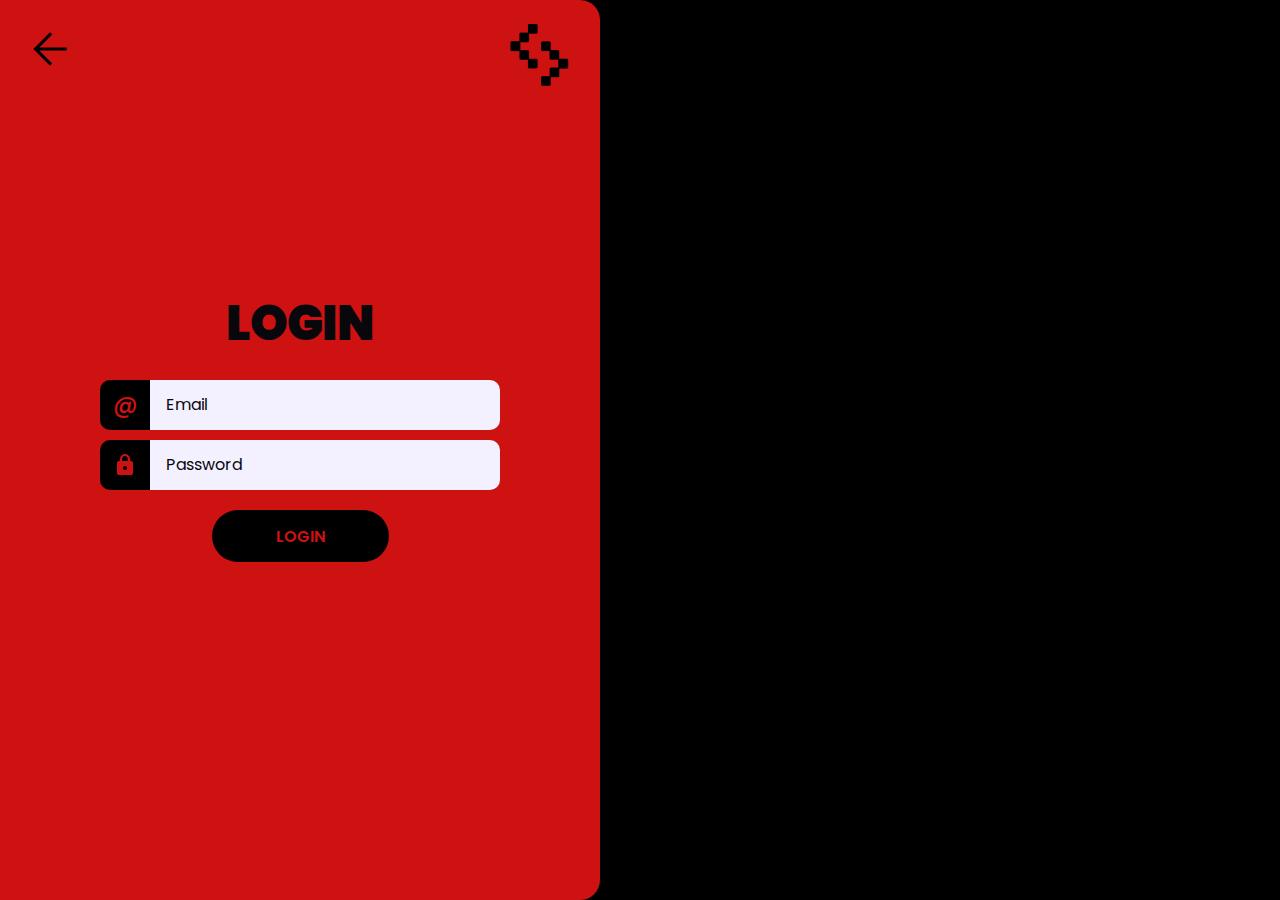
<file: login.html>
<!DOCTYPE html>
<html >
<head>
  <meta charset="UTF-8">
  <meta name="viewport" content="width=device-width, initial-scale=1.0">
  <title>Login</title>
  <link rel="stylesheet" href="styles/login.css">
  <link rel="shortcut icon" type="x-icon" href="img/logo.png">
  <link rel="stylesheet" href="https://fonts.googleapis.com/css2?family=Material+Symbols+Outlined:opsz,wght,FILL,GRAD@24,400,0,0" />
</head>
<body >
  




    <div class="wrapper">
<a href="index.html">
<button class="back"><span class="material-symbols-outlined">
  arrow_back
  </span></button></a>

      <img class="loginlogo" src="img/loginlogored.jpg">
      <h1>Login</h1>
      <p id="error-message"></p>
      <form id="form">
        <div>
          <label for="email-input">
            <span>@</span>
          </label>
          <input type="email" name="email" id="email-input" placeholder="Email">
        </div>
        <div>
          <label for="password-input">
            <svg xmlns="http://www.w3.org/2000/svg" height="24" viewBox="0 -960 960 960" width="24"><path d="M240-80q-33 0-56.5-23.5T160-160v-400q0-33 23.5-56.5T240-640h40v-80q0-83 58.5-141.5T480-920q83 0 141.5 58.5T680-720v80h40q33 0 56.5 23.5T800-560v400q0 33-23.5 56.5T720-80H240Zm240-200q33 0 56.5-23.5T560-360q0-33-23.5-56.5T480-440q-33 0-56.5 23.5T400-360q0 33 23.5 56.5T480-280ZM360-640h240v-80q0-50-35-85t-85-35q-50 0-85 35t-35 85v80Z"/></svg>
          </label>
          <input type="password" name="password" id="password-input" placeholder="Password">
        </div>
        <button type="submit">Login</button>
      </form>
      <!-- <p>New here? <a href="signup.html">Create an Account</a></p> -->
    </div>
</body>
</html>
</file>
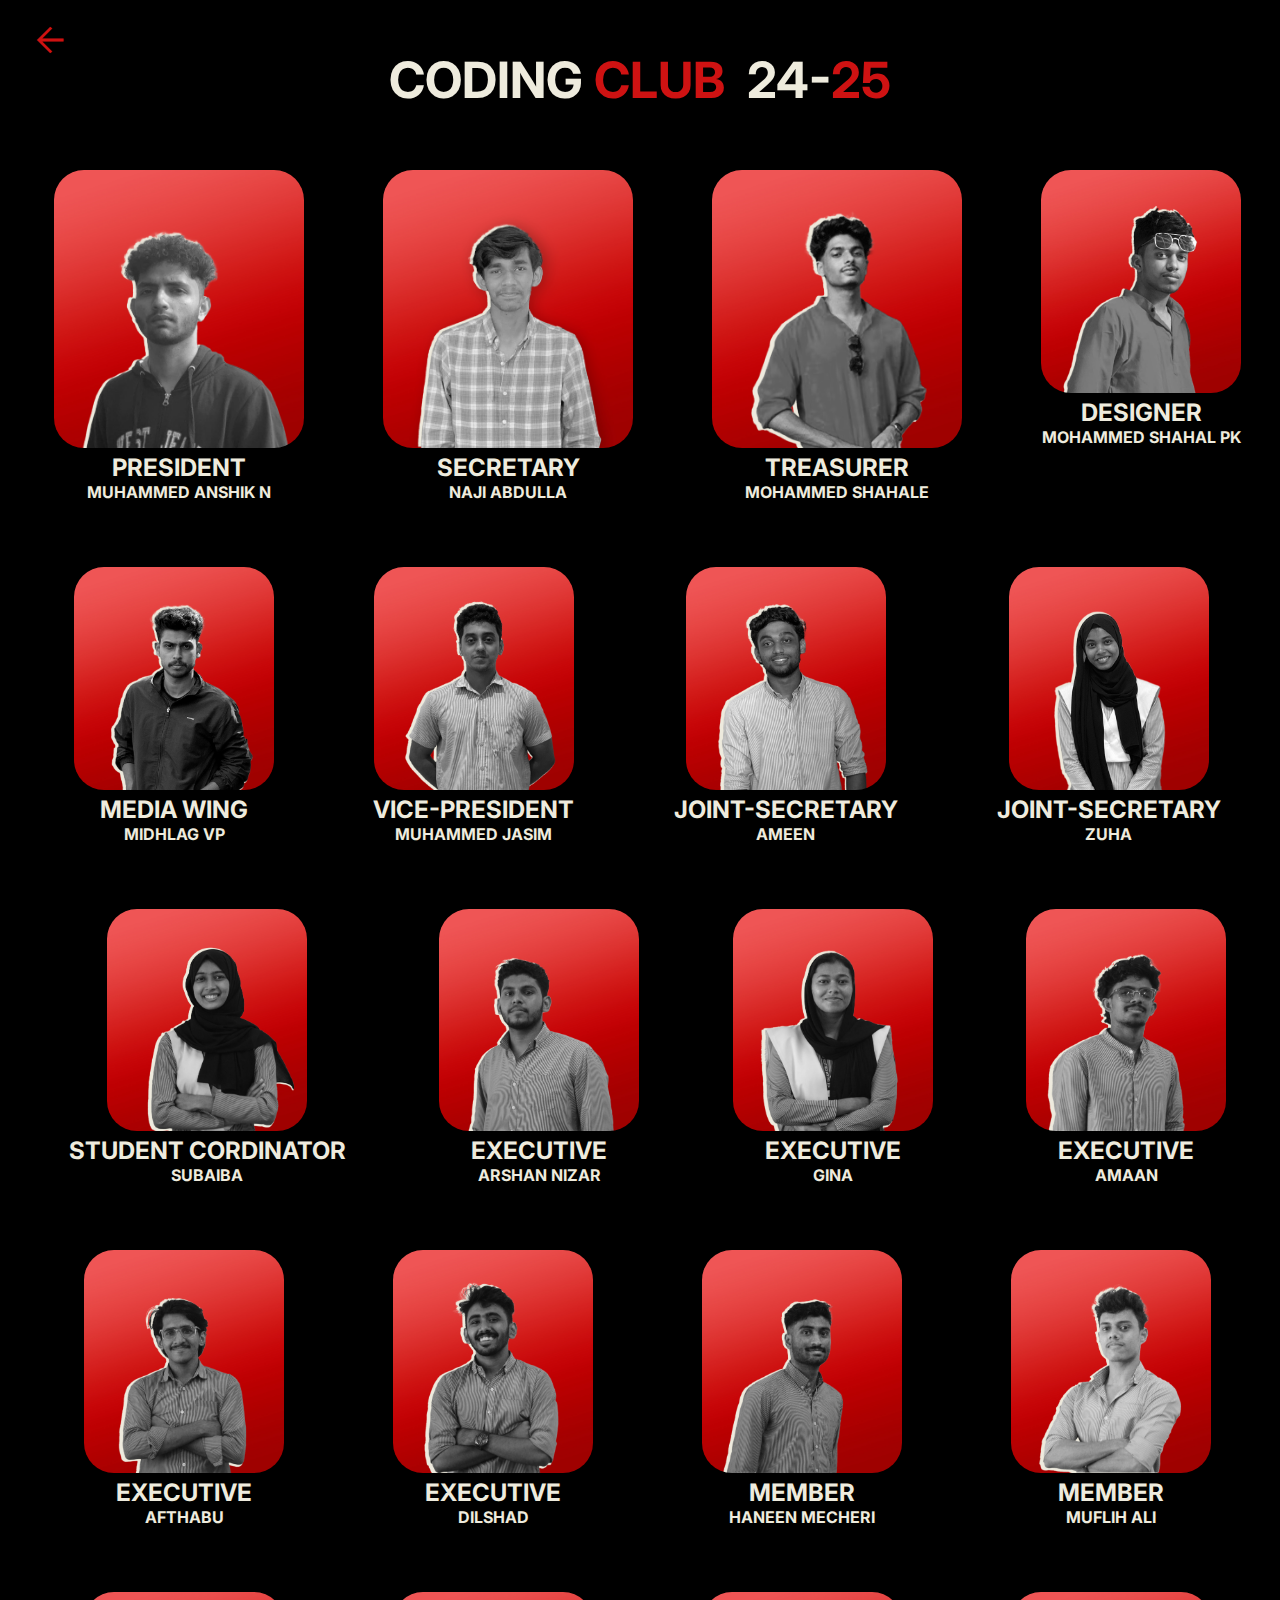
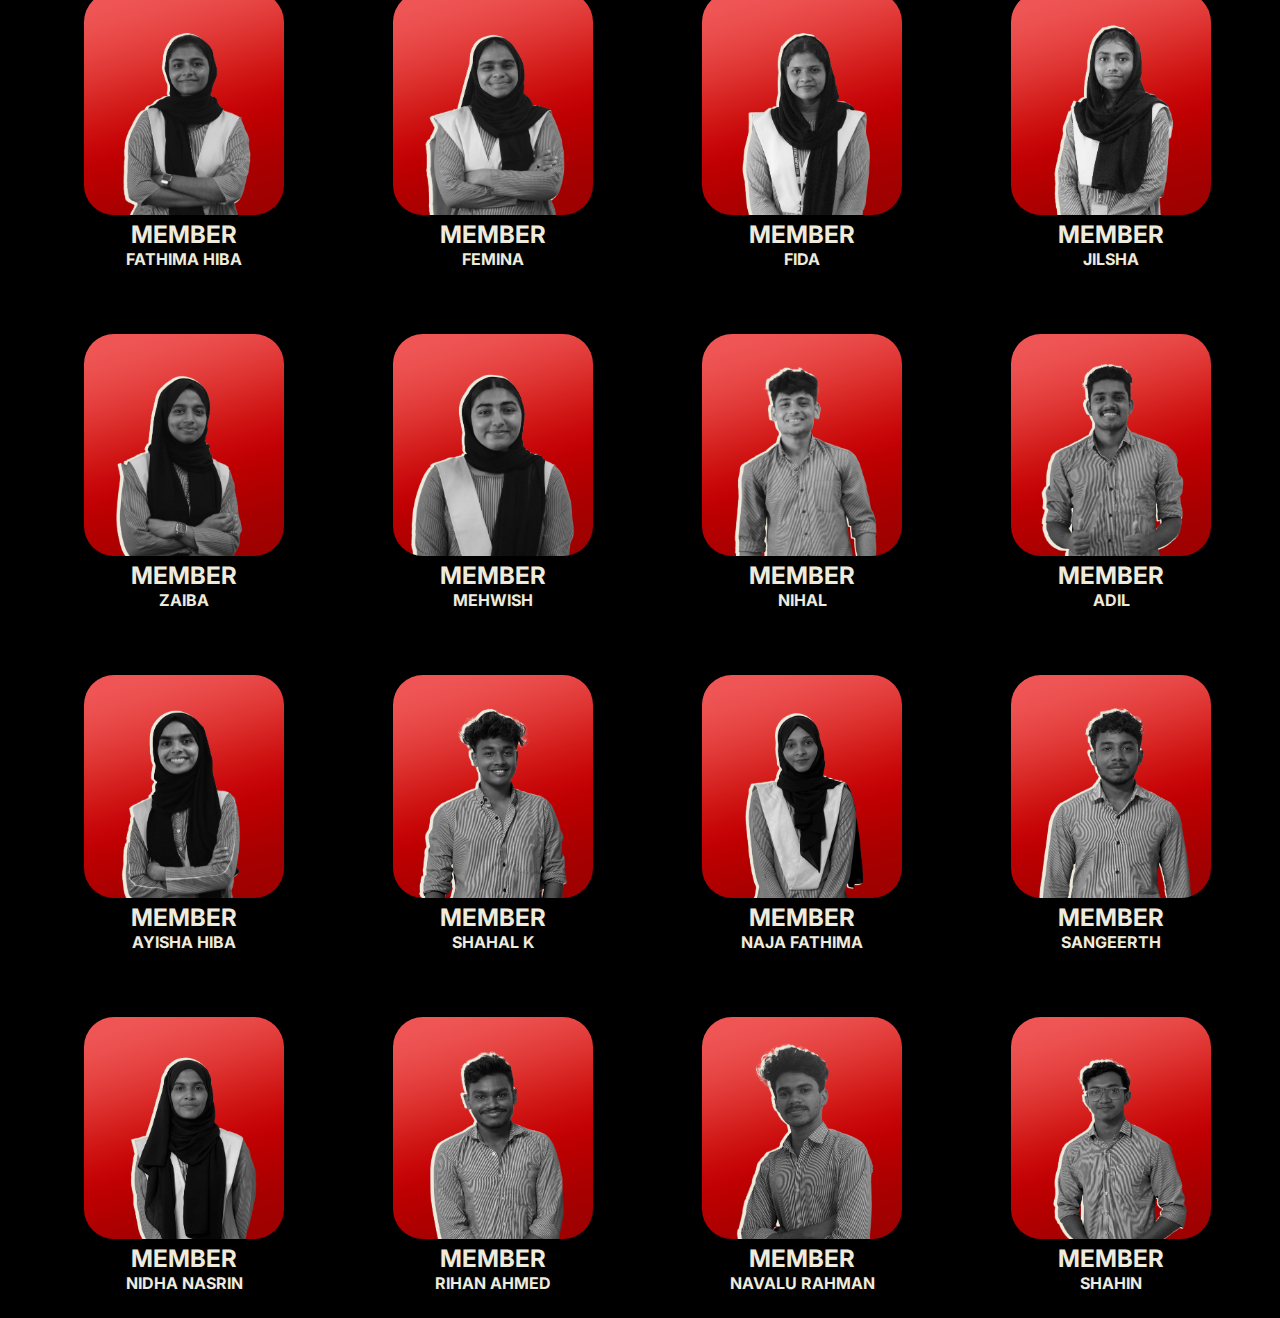
<file: members.html>
<!DOCTYPE html>
<html>
    <head>
        <title>Members</title>
        
     <link rel="stylesheet" href="styles/members.css">
     <link rel="shortcut icon" type="x-icon" href="img/logo.png">
     <link rel="stylesheet" href="https://cdnjs.cloudflare.com/ajax/libs/font-awesome/6.3.0/css/all.min.css"><link rel="stylesheet" href="https://fonts.googleapis.com/css2?family=Material+Symbols+Outlined:opsz,wght,FILL,GRAD@24,400,0,0" />
    </head>
    <body>
        <div  class="arrow"><a href="index.html"><span class="material-symbols-outlined">
          arrow_back
          </span></a></div>
        <div class="yb-title">
          


            <div class="title">CODING&nbsp; <span class="bleh1">CLUB</span>&nbsp;  24-<span class="bleh">25</span></div>
            
            
        </div>


        <div class="yb-body">

            <div class="yb-data-pre">
                <img src="img/anshiqqq.jpg" class="yb-image-pre">
                <div class="name">
                    <h2>PRESIDENT</h2>
                    <h4> muhammed anshik n</h4>
                    
                </div>

            </div>
            <div class="yb-data-pre">
                <img src="img/najii.jpg" class="yb-image-pre">
                <div class="name">
                    <h2>secretary</h2>
                    <h4>naji abdulla</h4>
                    
                </div>

            </div>
            <div class="yb-data">
                <img src="img/Shahale.jpg" class="yb-image-pre">
                <div class="name">
                    <h2>treasurer</h2>
                    <h4>mohammed shahale</h4>
                    
                </div>
            </div>
          
            <div class="yb-data">
                <img src="img/mee.jpg" class="yb-image">
                <div class="name">
                    <h2>DESIGNER</h2>
                    <h4>MOHAMMED SHAHAL PK</h4>
                    
                </div>
                

            </div>
            <div class="yb-data">
                <img src="img/midhu.jpg" class="yb-image">
                <div class="name">
                    <h2>media wing</h2>
                    <h4>midhlag vp</h4>
                    
                </div>

            </div>


            <div class="yb-data">
                <img src="img/Jassy.jpg" class="yb-image">
                <div class="name">
                    <h2>Vice-president</h2>
                    <h4>Muhammed Jasim</h4>
                    
                </div>

            </div>

            <div class="yb-data">
                <img src="img/2.jpg" class="yb-image">
                <div class="name">
                    <h2>joint-secretary</h2>
                    <h4>ameen</h4>
                    
                </div>

            </div>

            <div class="yb-data">
                <img src="img/1.jpg" class="yb-image">
                <div class="name">
                    <h2>joint-secretary</h2>
                    <h4>zuha</h4>
                    
                </div>

            </div>


            
            <div class="yb-data">
                <img src="img/Subuuu.jpg" class="yb-image">
                <div class="name">
                    <h2>student cordinator</h2>
                    <h4>subaiba</h4>
                    
                </div>

            </div>
          


            <div class="yb-data">
                <img src="img/Arshaaan.jpg" class="yb-image">
                <div class="name">
                    <h2>executive</h2>
                    <h4>arshan nizar</h4>
                    
                </div>

            </div>
            <div class="yb-data">
                <img src="img/gina.jpg" class="yb-image">
                <div class="name">
                    <h2>executive</h2>
                    <h4>gina</h4>
                    
                </div>

            </div>
            <div class="yb-data">
                <img src="img/aaaann.jpg" class="yb-image">
                <div class="name">
                    <h2>executive</h2>
                    <h4>amaan</h4>
                    
                </div>

            </div>
            <div class="yb-data">
                <img src="img/buuuu.jpg" class="yb-image">
                <div class="name">
                    <h2>executive</h2>
                    <h4>afthabu</h4>
                    
                </div>

            </div>
            <div class="yb-data">
                <img src="img/Diluuu.jpg" class="yb-image">
                <div class="name">
                    <h2>executive</h2>
                    <h4>dilshad</h4>
                    
                </div>

            </div>





            <div class="yb-data">
                <img src="img/aneeen.jpg" class="yb-image">
                <div class="name">
                    <h2>member</h2>
                    <h4>haneen mecheri</h4>
                    
                </div>

            </div>
            
            <div class="yb-data">
                <img src="img/Ali.jpg" class="yb-image">
                <div class="name">
                    <h2>member</h2>
                    <h4>muflih ali</h4>
                    
                </div>

            </div>
             <div class="yb-data">
                <img src="img/Hiba.jpg" class="yb-image">
                <div class="name">
                    <h2>member</h2>
                    <h4>fathima hiba</h4>
                    
                </div>

            </div>
            
            <div class="yb-data">
                <img src="img/Fe.jpg" class="yb-image">
                <div class="name">
                    <h2>member</h2>
                    <h4>femina</h4>
                    
                </div>

            </div>
            <div class="yb-data">
                <img src="img/fida.jpg" class="yb-image">
                <div class="name">
                    <h2>member</h2>
                    <h4>fida</h4>
                    
                </div>

            </div>
            <div class="yb-data">
                <img src="img/jilsha.jpg" class="yb-image">
                <div class="name">
                    <h2>member</h2>
                    <h4>jilsha</h4>
                    
                </div>

            </div>
            <div class="yb-data">
                <img src="img/Zaiba.jpg" class="yb-image">
                <div class="name">
                    <h2>member</h2>
                    <h4>zaiba </h4>
                    
                </div>

            </div>
            <div class="yb-data">
                <img src="img/wish.jpg" class="yb-image">
                <div class="name">
                    <h2>member</h2>
                    <h4>mehwish</h4>
                    
                </div>

            </div>

            <div class="yb-data">
                <img src="img/Nial k.jpg" class="yb-image">
                <div class="name">
                    <h2>member</h2>
                    <h4>nihal</h4>
                    
                </div>

            </div>

            <div class="yb-data">
                <img src="img/sura.jpg" class="yb-image">
                <div class="name">
                    <h2>member</h2>
                    <h4>adil</h4>
                    
                </div>

            </div>
             <div class="yb-data">
                <img src="img/aish.jpg" class="yb-image">
                <div class="name">
                    <h2>member</h2>
                    <h4>ayisha hiba</h4>
                    
                </div>

            </div>
            
            <div class="yb-data">
                <img src="img/KKK.jpg" class="yb-image">
                <div class="name">
                    <h2>member</h2>
                    <h4>shahal k</h4>
                    
                </div>

            </div>

            <div class="yb-data">
                <img src="img/naja.jpg" class="yb-image">
                <div class="name">
                    <h2>member</h2>
                    <h4>naja fathima</h4>
                    
                </div>

            </div>


            <div class="yb-data">
                <img src="img/Sabgi.jpg" class="yb-image">
                <div class="name">
                    <h2>member</h2>
                    <h4>sangeerth</h4>
                    
                </div>

            </div>


            <div class="yb-data">
                <img src="img/Nida.jpg" class="yb-image">
                <div class="name">
                    <h2>member</h2>
                    <h4>nidha nasrin</h4>
                    
                </div>

            </div>


            <div class="yb-data">
                <img src="img/Rihu.jpg" class="yb-image">
                <div class="name">
                    <h2>member</h2>
                    <h4>rihan ahmed</h4>
                    
                </div>

            </div>


            <div class="yb-data">
                <img src="img/NAvuu.jpg" class="yb-image">
                <div class="name">
                    <h2>member</h2>
                    <h4>navalu rahman</h4>
                    
                </div>

            </div>

            <div class="yb-data">
                <img src="img/Shahii.jpg" class="yb-image">
                <div class="name">
                    <h2>member</h2>
                    <h4>shahin</h4>
                    
                </div>

            </div>
            
            
            
            
            







        </div>
    </body>









</html>
</file>
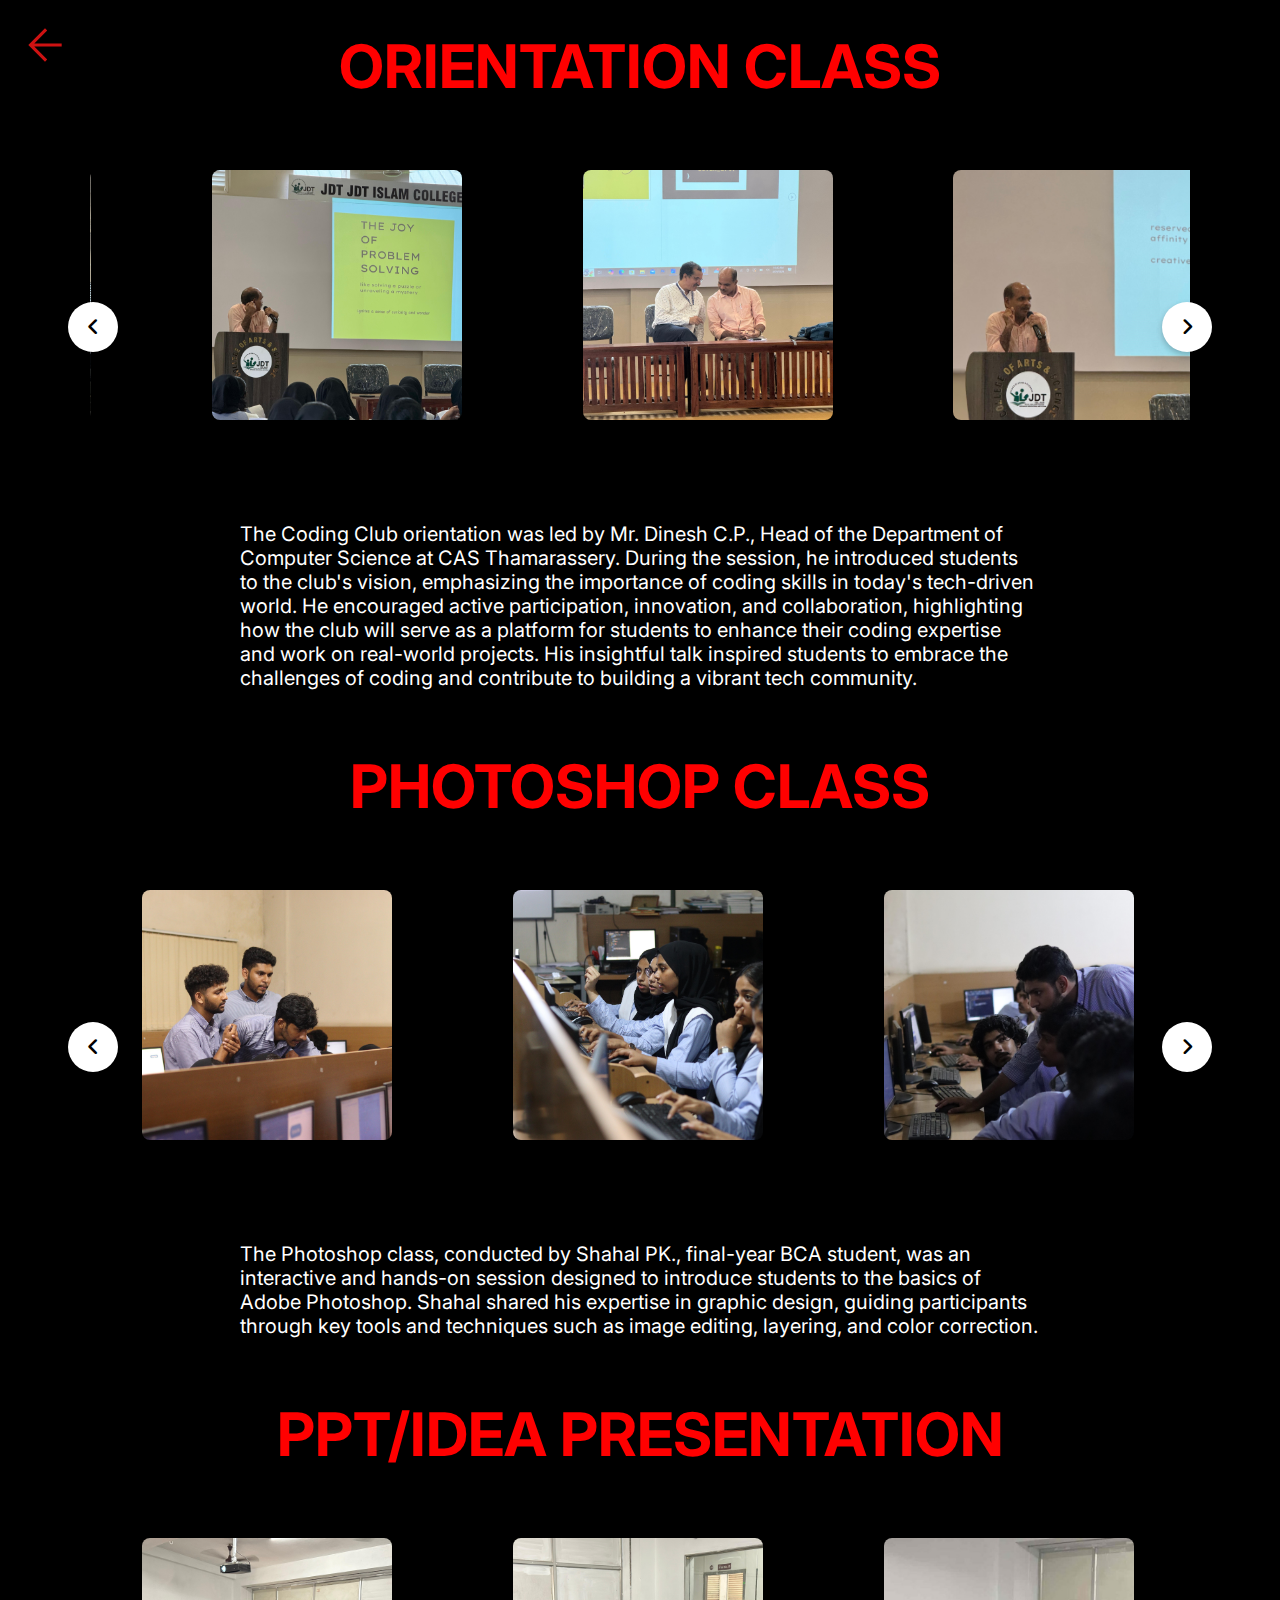
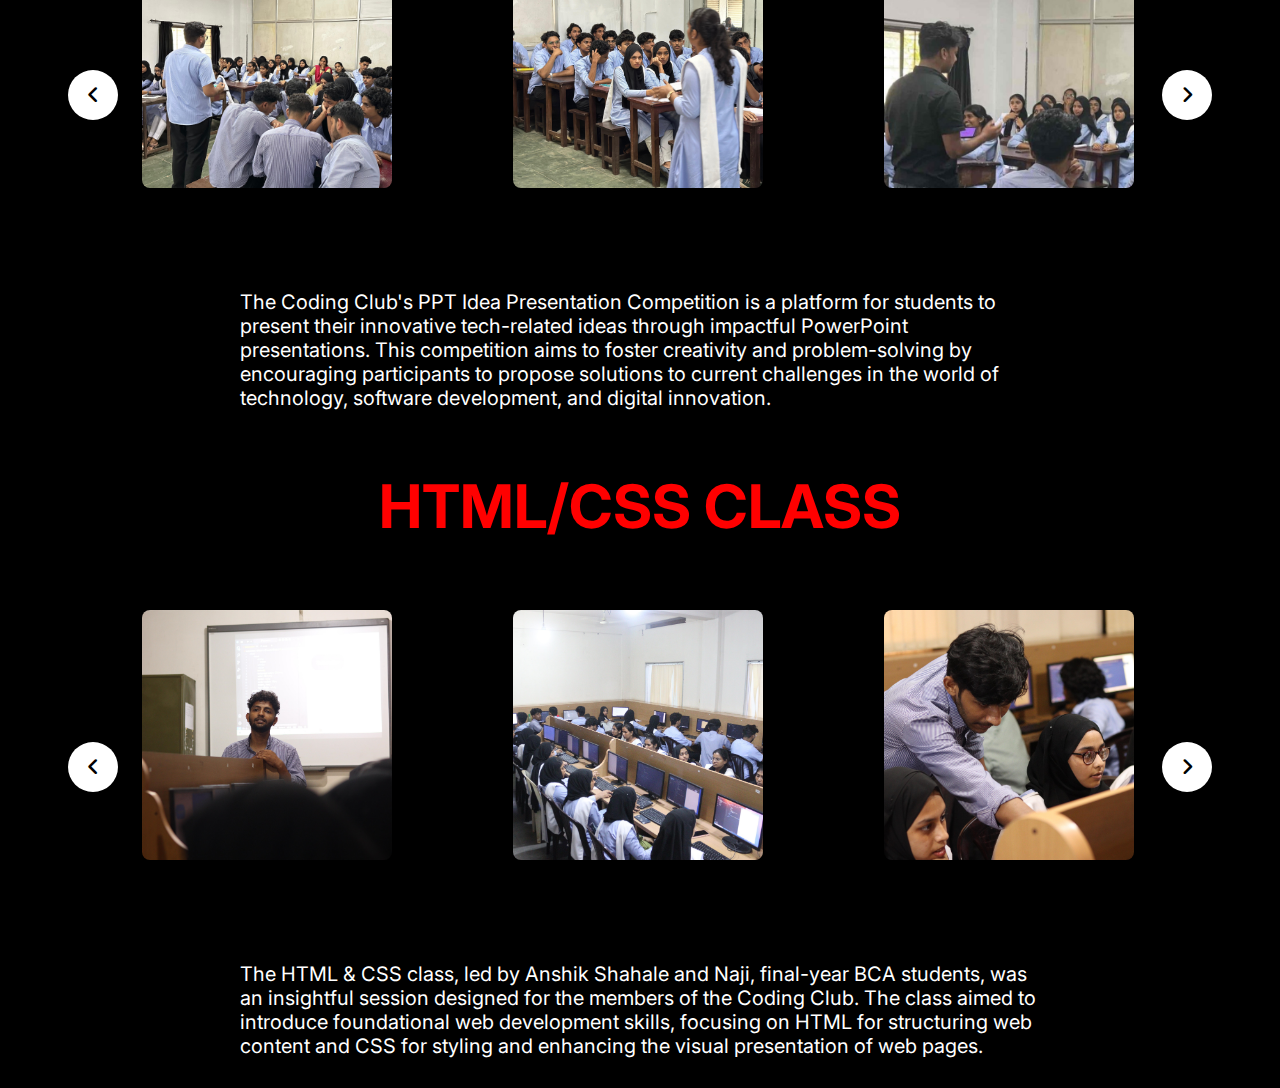
<file: programs.html>
<!DOCTYPE html>
<html lang="en">
<head>
  <meta charset="UTF-8">
  <meta name="viewport" content="width=device-width, initial-scale=1.0">
  <title>Programs</title>
  <link rel="stylesheet" href="styles/programs.css">
  <link rel="shortcut icon" type="x-icon" href="img/logo.png">
  <link rel="stylesheet" href="https://cdnjs.cloudflare.com/ajax/libs/font-awesome/6.3.0/css/all.min.css"><link rel="stylesheet" href="https://fonts.googleapis.com/css2?family=Material+Symbols+Outlined:opsz,wght,FILL,GRAD@24,400,0,0" />

  <script src="styles/programs.js" defer></script>
</head>
<body>

<div class="programback">
  <a href="index.html">
  <span class="material-symbols-outlined">
    arrow_back
    </span></a>

</div>





  <section>
    <h1 class="pr">ORIENTATION CLASS</h1>
      <main>
        <div class="wrapper"> 
            <i id="left" class="fa-solid fa-angle-left"></i>
              <ul class="carousel">
                <li class="card">
                  <div class="img"><img class="img1" src="img/presentation2.jpg" alt="img" draggable="false"></div>
                </li>
                <li class="card">
                  <div class="img"><img class="img1" src="img/orientation1.jpg" alt="img" draggable="false"></div>
              
                </li>
                <li class="card">
                  <div class="img"><img class="img1" src="img/orientation2.jpg" alt="img" draggable="false"></div>
                  
                </li>
                <li class="card">
                  <div class="img"><img class="img1" src="img/orientation3.jpg" alt="img" draggable="false"></div>
                  
                </li>
                <li class="card">
                  <div class="img"><img class="img1" src="img/orientation4.jpg" alt="img" draggable="false"></div>
                  
                </li>
                <li class="card">
                  <div class="img"><img class="img1" src="img/orientation5.jpg" alt="img" draggable="false"></div>
                  
                </li>
              </ul>
            <i id="right" class="fa-solid fa-angle-right"></i>
          </div>
          
    </main>
    <div class="cont">
    <div class="paragraph-div">
    <P class="paragraph">The Coding Club orientation was led by Mr. Dinesh C.P., Head of the Department of Computer Science at CAS Thamarassery. During the session, he introduced students to the club's vision, emphasizing the importance of coding skills in today's tech-driven world. He encouraged active participation, innovation, and collaboration, highlighting how the club will serve as a platform for students to enhance their coding expertise and work on real-world projects. His insightful talk inspired students to embrace the challenges of coding and contribute to building a vibrant tech community.</P></div></div>
  </section>
  <section></section>
    <h1 class="pr">PHOTOSHOP CLASS</h1>
      <main>
        <div class="wrapper"> 
            <i id="left" class="fa-solid fa-angle-left"></i>
              <ul class="carousel">
                <li class="card">
                  <div class="img"><img class="img1" src="img/photoshop5.jpg" alt="img" draggable="false"></div>
                </li>
                <li class="card">
                  <div class="img"><img class="img1" src="img/photoshop2.jpg" alt="img" draggable="false"></div>
              
                </li>
                <li class="card">
                  <div class="img"><img class="img1" src="img/arshuinteli.jpg" alt="img" draggable="false"></div>
                  
                </li>
                <li class="card">
                  <div class="img"><img class="img1" src="img/najishahale.jpg" alt="img" draggable="false"></div>
                  
                </li>
                <li class="card">
                  <div class="img"><img class="img1" src="img/html1.jpg" alt="img" draggable="false"></div>
                  
                </li>
                <li class="card">
                  <div class="img"><img class="img1" src="img/photoshop1.jpg" alt="img" draggable="false"></div>
                  
                </li>
              </ul>
            <i id="right" class="fa-solid fa-angle-right"></i>
          </div>
          
    </main>
    <div class="cont">

    <div class="paragraph-div">
    <P class="paragraph">The Photoshop class, conducted by Shahal PK., final-year BCA student, was an interactive and hands-on session designed to introduce students to the basics of Adobe Photoshop. Shahal shared his expertise in graphic design, guiding participants through key tools and techniques such as image editing, layering, and color correction.</P></div></div>
  </section>
  <section></section>
    <h1 class="pr">PPT/IDEA PRESENTATION</h1>
      <main>
        <div class="wrapper"> 
            <i id="left" class="fa-solid fa-angle-left"></i>
              <ul class="carousel">
                <li class="card">
                  <div class="img"><img class="img1" src="img/ppt1.jpg" alt="img" draggable="false"></div>
                </li>
                <li class="card">
                  <div class="img"><img class="img1" src="img/ppt2.jpg" alt="img" draggable="false"></div>
              
                </li>
                <li class="card">
                  <div class="img"><img class="img1" src="img/ppt7.jpg" alt="img" draggable="false"></div>
                  
                </li>
                <li class="card">
                  <div class="img"><img class="img1" src="img/ppt6.jpg" alt="img" draggable="false"></div>
                  
                </li>
                <li class="card">
                  <div class="img"><img class="img1" src="img/ppt5.jpg" alt="img" draggable="false"></div>
                  
                </li>
                <li class="card">
                  <div class="img"><img class="img1" src="img/ppt4.jpg" alt="img" draggable="false"></div>
                  
                </li>
              </ul>
            <i id="right" class="fa-solid fa-angle-right"></i>
          </div>
          
    </main>
    <div class="cont">

    <div class="paragraph-div">
    <P class="paragraph">The Coding Club's PPT Idea Presentation Competition is a platform for students to present their innovative tech-related ideas through impactful PowerPoint presentations. This competition aims to foster creativity and problem-solving by encouraging participants to propose solutions to current challenges in the world of technology, software development, and digital innovation.</P></div></div>
         
  </section>
  <section></section>
    <h1 class="pr">HTML/CSS CLASS</h1>
      <main>
        <div class="wrapper"> 
            <i id="left" class="fa-solid fa-angle-left"></i>
              <ul class="carousel">
                <li class="card">
                  <div class="img"><img class="img1" src="img/html4.jpg" alt="img" draggable="false"></div>
                </li>
                <li class="card">
                  <div class="img"><img class="img1" src="img/html3.jpg" alt="img" draggable="false"></div>
              
                </li>
                <li class="card">
                  <div class="img"><img class="img1" src="img/najihtml.jpg" alt="img" draggable="false"></div>
                  
                </li>
                <li class="card">
                  <div class="img"><img class="img1" src="img/html2.jpg" alt="img" draggable="false"></div>
                  
                </li>
                <li class="card">
                  <div class="img"><img class="img1" src="img/html1.jpg" alt="img" draggable="false"></div>
                  
                </li>
                
              </ul>
            <i id="right" class="fa-solid fa-angle-right"></i>
          </div>
          
    </main>
    <div class="cont">

    <div class="paragraph-div">
    <P class="paragraph">The HTML & CSS class, led by Anshik Shahale and Naji, final-year BCA students, was an insightful session designed for the members of the Coding Club. The class aimed to introduce foundational web development skills, focusing on HTML for structuring web content and CSS for styling and enhancing the visual presentation of web pages.</P></div></div>
  </section>
</body>
</html>
</file>
<file: styles/login.css>
@import url('https://fonts.googleapis.com/css2?family=Poppins:ital,wght@0,100;0,200;0,300;0,400;0,500;0,600;0,700;0,800;0,900;1,100;1,200;1,300;1,400;1,500;1,600;1,700;1,800;1,900&display=swap');
:root{
  --accent-color:#EEEBDD;
  --base-color: #CE1212;
  --text-color: #08080c;
  --input-color: #F3F0FF;
}
*{
  margin: 0;
  padding: 0;
}
html{
  font-family: Poppins, Segoe UI, sans-serif;
  font-size: 12pt;
  color: var(--text-color);
  text-align: center;
}

body{
  min-height: 100vh;
background-color: black;
  background-size: contain;
  background-position: right;
  overflow: hidden;
}

.loginlogo{
  position: absolute;
  top: 5px;
  right: 10px;
border-radius: 50%;
  width: 100px;
  
}

.back{
  background-color: #CE1212;
  position: absolute;
  top: 0;
  left: 0;
  width: 100px;
  height: 100px;
  border: none;
  cursor: pointer;
}

.back span{
  color: black;
  font-size: 50px;
}

.back span:active{
  color: #EEEBDD;
  
}






.wrapper{
  box-sizing: border-box;
  background-color: var(--base-color);
  height: 100vh;
  width: max(40%, 600px);
  padding: 10px;
  border-radius: 0 20px 20px 0;
  display: flex;
  flex-direction: column;
  align-items: center;
  justify-content: center;
  position: relative;
}
h1{
  font-size: 3rem;
  font-weight: 900;
  text-transform: uppercase;
}
form{
  width: min(400px, 100%);
  margin-top: 20px;
  margin-bottom: 50px;
  display: flex;
  flex-direction: column;
  align-items: center;
  gap: 10px;
}
form > div{
  width: 100%;
  display: flex;
  justify-content: center;
}
form label{
  flex-shrink: 0;
  height: 50px;
  width: 50px;
  background-color: black;
  fill: var(--base-color);
  color: var(--base-color);
  border-radius: 10px 0 0 10px;
  display: flex;
  justify-content: center;
  align-items: center;
  font-size: 1.5rem;
  font-weight: 500;
}
form input{
  box-sizing: border-box;
  flex-grow: 1;
  min-width: 0;
  height: 50px;
  padding: 1em;
  font: inherit;
  border-radius: 0 10px 10px 0;
  border: 2px solid var(--input-color);
  border-left: none;
  background-color: var(--input-color);
  transition: 150ms ease;
}
form input:hover{
  border-color: var(--accent-color);
}
form input:focus{
  outline: none;
  border-color: var(--text-color);
}
div:has(input:focus) > label{
  background-color: var(--text-color);
}
form input::placeholder{
  color: var(--text-color);
}
form button{
  margin-top: 10px;
  border: none;
  border-radius: 1000px;
  padding: .85em 4em;
  background-color: black;
  color: var(--base-color);
  font: inherit;
  font-weight: 600;
  text-transform: uppercase;
  cursor: pointer;
  transition: 150ms ease;
}
form button:hover{
  background-color: var(--text-color);
}
form button:focus{
  outline: none;
  background-color: var(--text-color);
}
a{
  text-decoration: none;
  color: var(--accent-color);
}
a:hover{
  text-decoration: underline;
}
@media(max-width: 1100px) and (min-width:700px){
  .wrapper{
    width: min(600px, 100%);
    border-radius: 0;
  }
}

@media (max-width:700px) {
  .loginlogo{
    position: absolute;
    top: 5px;
    right: 10px;
  border-radius: 50%;
    width: 100px;
    
  }
  
  .back{
    background-color: #CE1212;
    position: absolute;
    top: 0;
    left: 0;
    width: 100px;
    height: 100px;
    border: none;
    cursor: pointer;
  }
  
  .back span{
    color: black;
    font-size: 50px;
  }
  .wrapper{
    width: min(600px, 100%);
    border-radius: 0;
  }
}



form div.incorrect label{
  background-color: #f06272;
}
form div.incorrect input{
  border-color: #f06272;
}
#error-message{
  color:#f06272;
}
</file>
<file: styles/members.css>
@import url('https://fonts.googleapis.com/css2?family=Inter:ital,opsz,wght@0,14..32,100..900;1,14..32,100..900&display=swap');
            body{
                margin: 0;
                background-color: black;
                font-family: inter;
            }
            .arrow{
               display: flex;
               position: absolute;
               margin-left: 30px;
               margin-top: 20px;
               

            }
.arrow span{
  font-size: 40px;
  color: #ce1212;
}

.arrow span:active{
  font-size: 40px;
  color: #eeebdd;
}



 .membersssa{
    text-decoration: none;
 }

            .arrow-img{
                width: 45px;
            }
            .arrow-img:hover{
                cursor: pointer;
            }
            .yb-title{
                height: 100px;
                background-color: black;
                padding-top: 30px;
                width: 100%;
                display: flex;
                flex-direction: row;
                
                font-weight: bolder;
               
                font-size: 50px;
                border-bottom-left-radius: 20px;
                border-bottom-right-radius: 20px;
                color: #eeebdd;
                justify-content: center;
            }
           .title{
            display: flex;
            justify-content: center;
            align-items: center;
            
           }
                
            
            .yb-body{
              
              display: flex;
              flex: 1;
              width: 100%;
              height: 100%;
              flex-wrap: wrap;
              justify-content: space-evenly;
              
                
            }
            .yb-data,.yb-data-pre{
               display: flex;
               flex-direction: column;
               margin: 25px;
               margin-top: 40px;
               margin-left: 40px;
               align-items: center;
               
            }
            .yb-image{
              
             width: 200px;
             padding-bottom: px;
             border-radius: 30px;

            }
            .name{
                display: flex;
                align-items: center;
                margin-top: 5px;
                flex-direction: column;
            
            }
            h4{
                margin: 0;
                color: #eeebdd;
                text-transform: uppercase;
            }
            h2{
                margin: 0;
                color: #eeebdd;
                text-transform: uppercase;
                

            }
            .yb-image-pre{
                width: 250px;
                border-radius: 30px;
                
               
            }

.yb-image-pre1{
  width: 220px;
                border-radius: 30px;
}

            .bleh,.bleh1{
                color: #ce1212;
                
                
            }


            
            

.title12{
  color: #eeebdd;
  display: flex;
            justify-content: center;
            align-items: center;
            font-size: 50px;
            padding-top: 60px;
            font-weight: bolder;
            padding-bottom: 50px;
            animation: appear  linear;
  animation-timeline: view();
  animation-range: entry 0 cover 40%;
  position: relative;
}

.title12 span{
  color: #ce1212;
  font-size: 50px;
}

.title123{
    color: #eeebdd;
    display: flex;
    position: absolute;
    top: 0;
    visibility: hidden;
              justify-content: center;
              align-items: center;
              font-size: 50px;
            
              font-weight: bolder;
              padding-bottom: 30px;
              animation: appear  linear;
}

.title123 span{
    color: #ce1212;
    font-size: 50px;
}






            @media (max-width:600px) {
                .yb-title{
                    height: 100px;
                    background-color: black;
                    padding-top: 30px;
                    width: 100%;
                    display: flex;
                    flex-direction: row;
                    
                    font-weight: bolder;
                    
                   
                    font-size: 35px;
                    border-bottom-left-radius: 20px;
                    border-bottom-right-radius: 20px;
                    color: #eeebdd;
                    justify-content: center;
                }
                .arrow-img{
                    width: 40px;
                }
                .arrow{
                    display: flex;
                    position: absolute;
                    margin-left: 30px;
                    margin-top: 20px;
                    
     

                 }

                 .title12{
                  font-size: 1px;
            padding-bottom: 0;
            visibility: hidden;

               
                }

                
                
                .title123{
                    visibility: visible;
                    font-size: 25px;
                }

                
            }
</file>
<file: styles/programs.css>
@import url('https://fonts.googleapis.com/css2?family=Inter:ital,opsz,wght@0,14..32,100..900;1,14..32,100..900&display=swap');




*{
  margin: 0;
  padding: 0;
  font-family: inter;
  color: #fff;
  ;
  
}
body{
  background: black;
}

.programback{
position: absolute;
color: #CE1212;
font-size: 50px;
left: 20px;
top: 20px;
cursor: pointer;
}

.programback span{
  color: #CE1212;
font-size: 50px;
}

.programback span :active{
  color: #fff;
}




.pr{
  font-size: 60px;
  text-align: center;
  margin-top: 30px;
  color: red;

}
main{
  display: flex;
  align-items: center;
  justify-content:center;
  padding: 0 35px;
  height: 400px;
 
}
.wrapper{
  max-width: 1100px;
  width: 100%;
  position: relative;
}
.wrapper i{
  height: 50px;
  width: 50px;
  background: #fff;
  text-align: center;
  line-height: 50px;
  border-radius: 50% ;
  cursor: pointer;
  position: absolute;
  top:50%;
  font-size:1.25rem ;
  transform: translateY(-50);
  box-shadow: 0 3px 6px rgba(0,0,0,0.23);
  color: black;
}
.wrapper i:first-child{
  left: -22px;

}
.wrapper i:last-child{
  right: -22px;

}

.card{
  scroll-snap-align: start;
  list-style: none;
  background-color: black;
  border-radius: 8px;
  height: 400px;
  display: flex;
  padding-bottom: 15px;
  align-items: center;
  justify-content: center;
  flex-direction: column;
  cursor: pointer;
}

.wrapper .carousel{
  display: grid;
  grid-auto-flow: column;
  grid-auto-columns: calc((100% / 3) - 12px);
  gap: 16px;
  overflow-x: auto;
  scroll-snap-type: x mandatory;
  scroll-behavior: smooth;
  scrollbar-width: 0;
}
.carousel::-webkit-scrollbar{
  display: none;
}
.carousel.no-transition{
  scroll-behavior: auto;

}

.carousel.dragging{
  scroll-snap-type: none;
  scroll-behavior: auto;
}
.carousel.dragging .card{
  cursor: grab;
  user-select: none;
}
.img{
  width: 250px;
  height: 250px; 
  border-radius: 8px;
}

.img1{
  width:250px;
  height: 250px;
  object-fit: cover;
  border-radius: 8px;
}
.paragraph{
  font-size: 20px;
padding-bottom: 30px;
  text-align: left;
}
.cont{
  display: flex;
  justify-content: center;
  padding-top: 20px;

}
.paragraph-div{
  width: 800px;
}


@media screen and (max-width: 900px ){
  .wrapper .carousel{
    grid-auto-columns: calc((100% / 2) - 12px);
  }
  
}
@media screen and (max-width: 600px ){

  .programback{
    
  
    left: 20px;
    top: 10px;
    
    }
    
    .programback span{
      color: #CE1212;
    font-size: 40px;
    }




  .wrapper .carousel{
    grid-auto-columns: 100%;
  }
  .pr{
    font-size: 30px;
    text-align: center;
    margin-top: 70px;
    letter-spacing: 9px;
    color: red;
  
  }
  .paragraph{
    font-size: 10px;
    
  }

  .h1a{  
    font-size: 40px ; 
    margin-left: 50px;
  }
  .cont{
    width: 350px;
    padding-left: 10px;
  }
  .main2{
    width: 320px;
    overflow: hidden;
    padding-bottom: 10px;
  
  }
  .container2{
    display: flex;
    justify-content: center;
    margin-top: 50px;
    margin-bottom: 30px;
    margin-left: 50px;

  }
  .h1b{
    margin-left: 50px;
    letter-spacing: 8px;
    font-size: 50px;
    color: #CE1212;
  }
  .h2c{
    padding-top: 15px;
    padding-bottom: 5px;
    color: #CE1212;
    font-size: 40px;
  }
}
</file>
